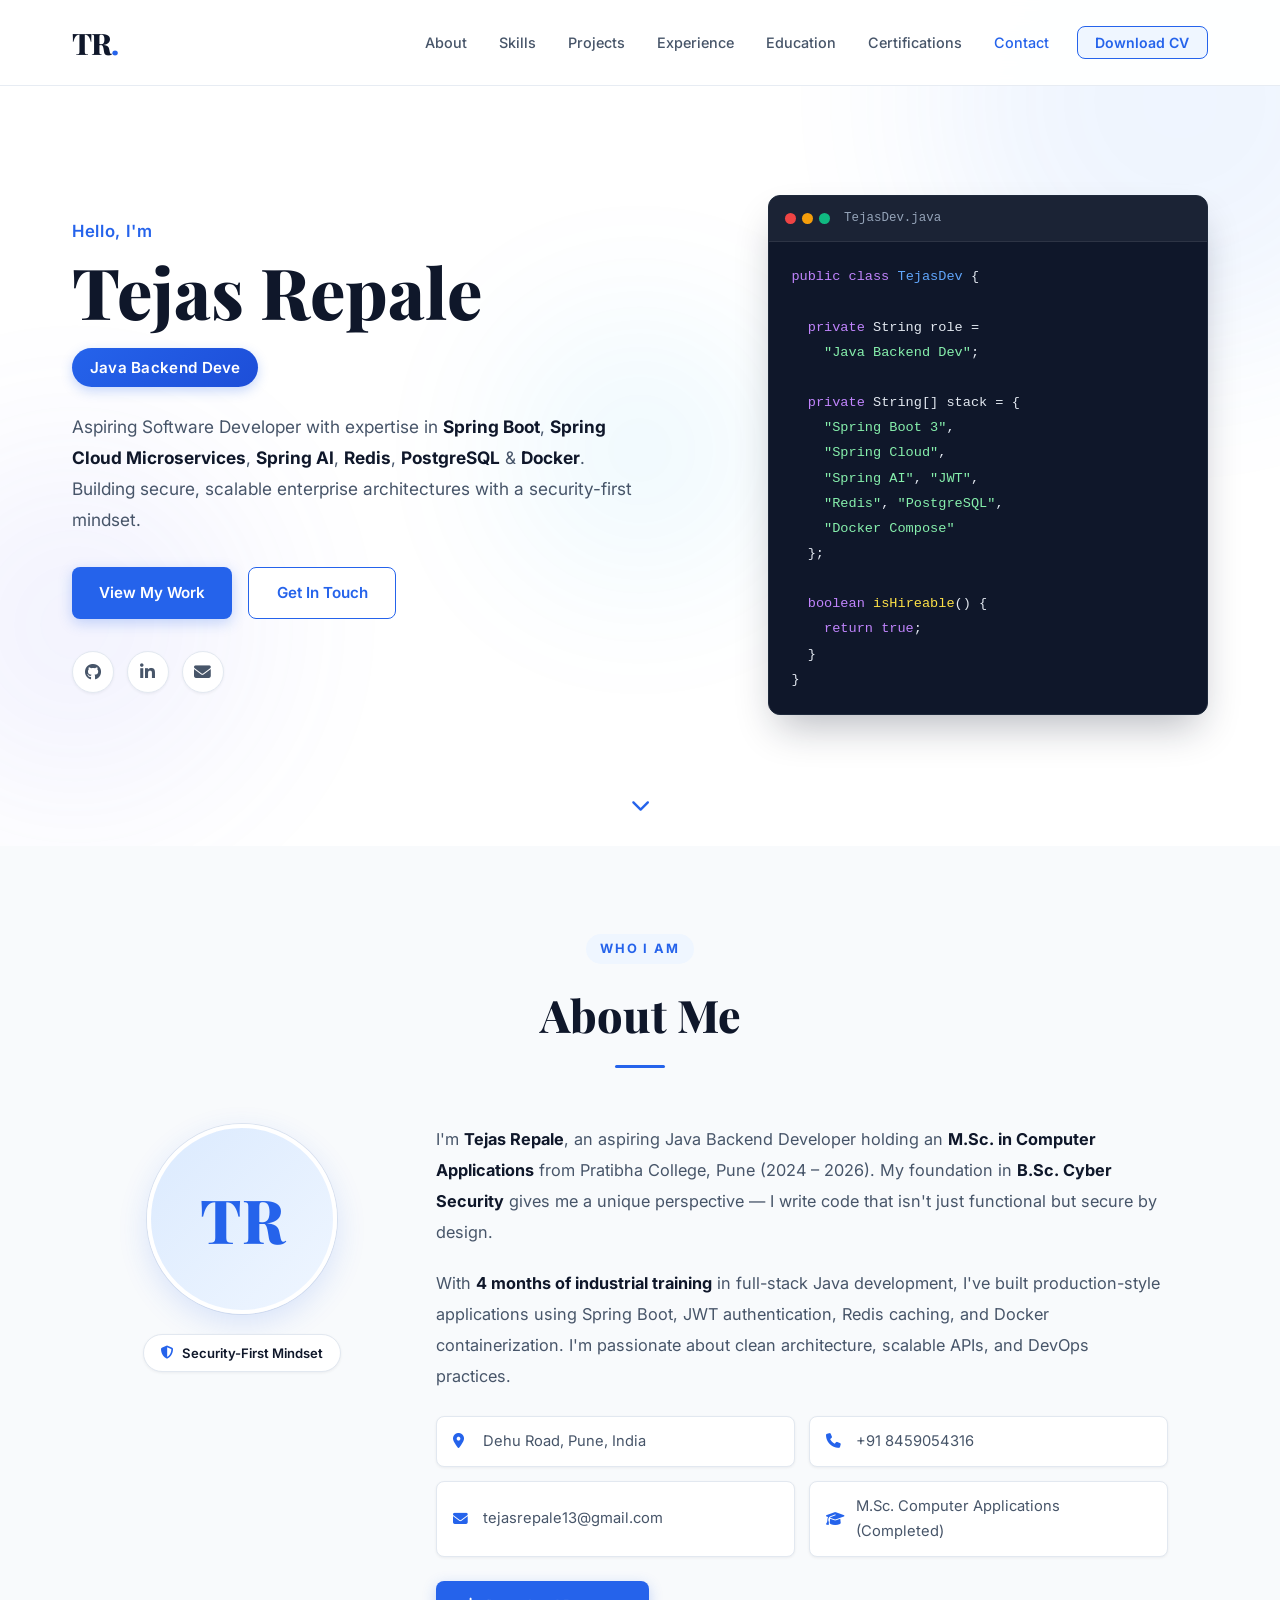
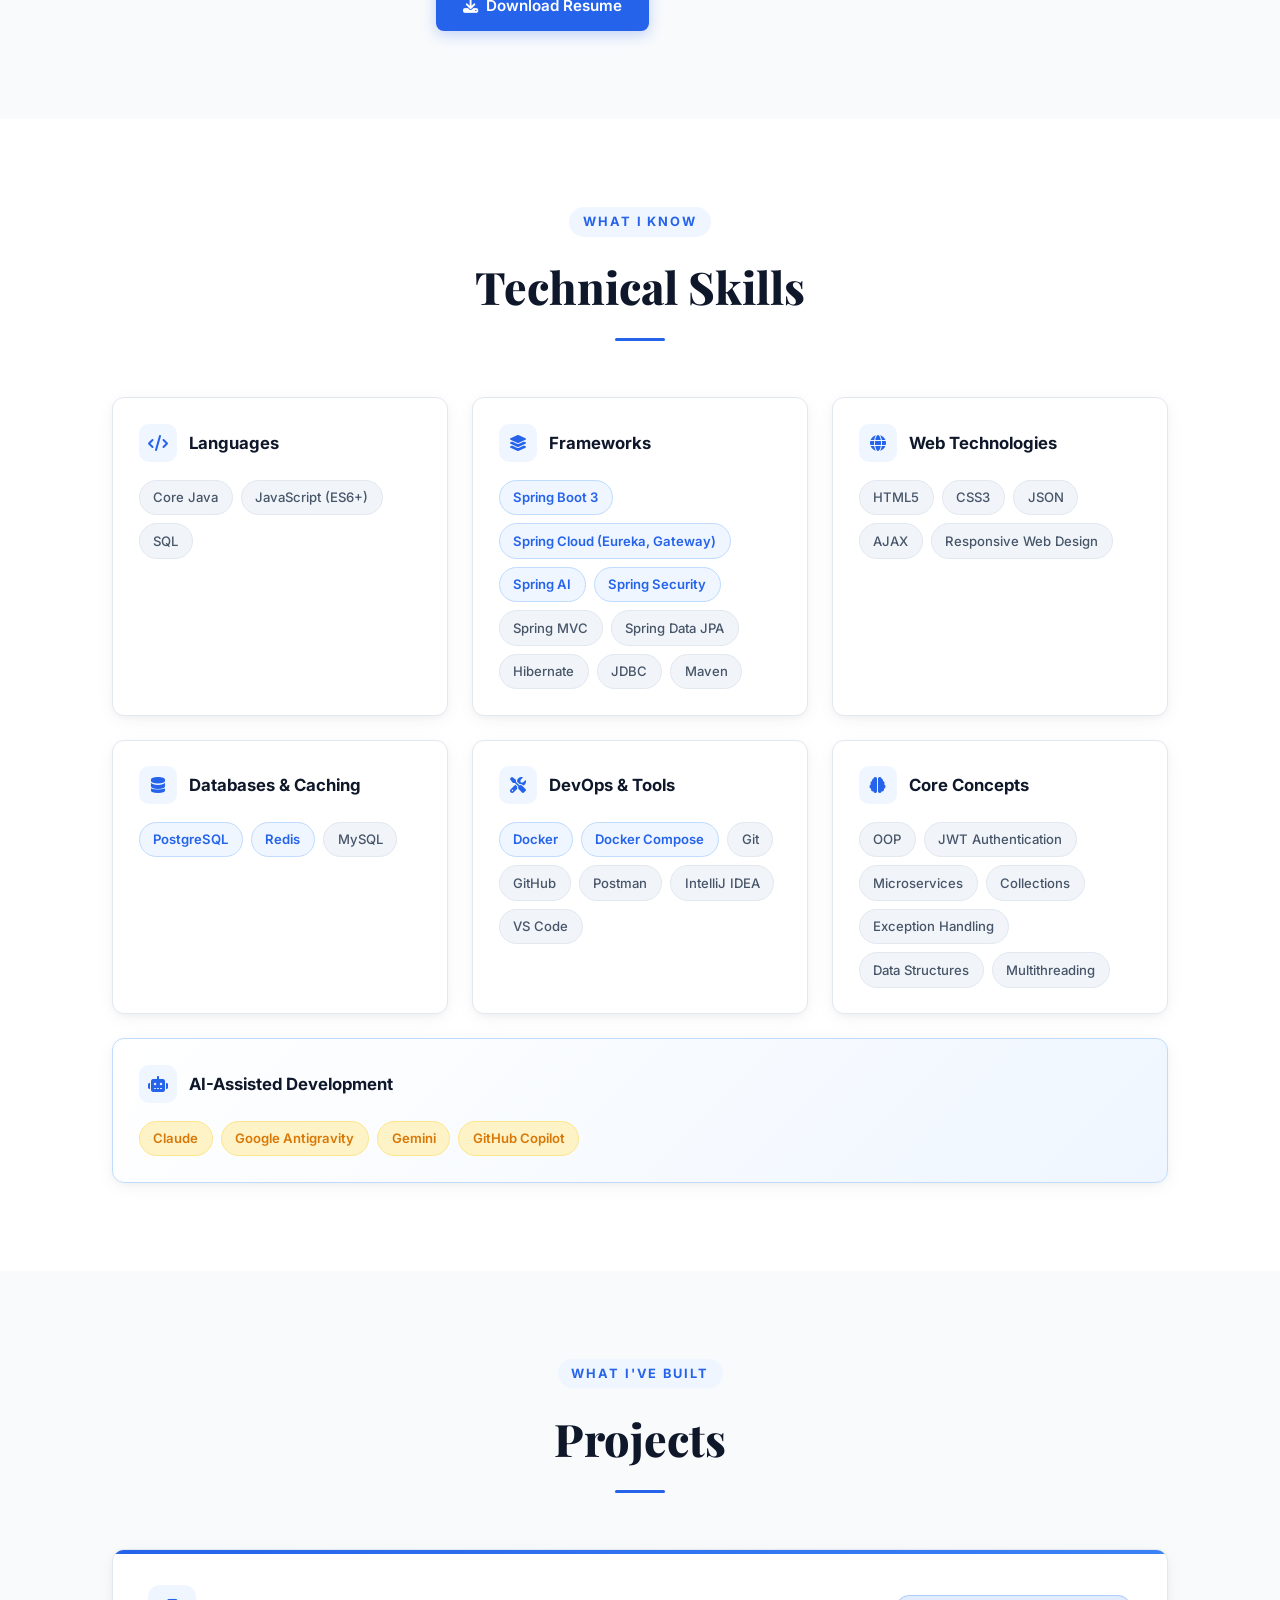
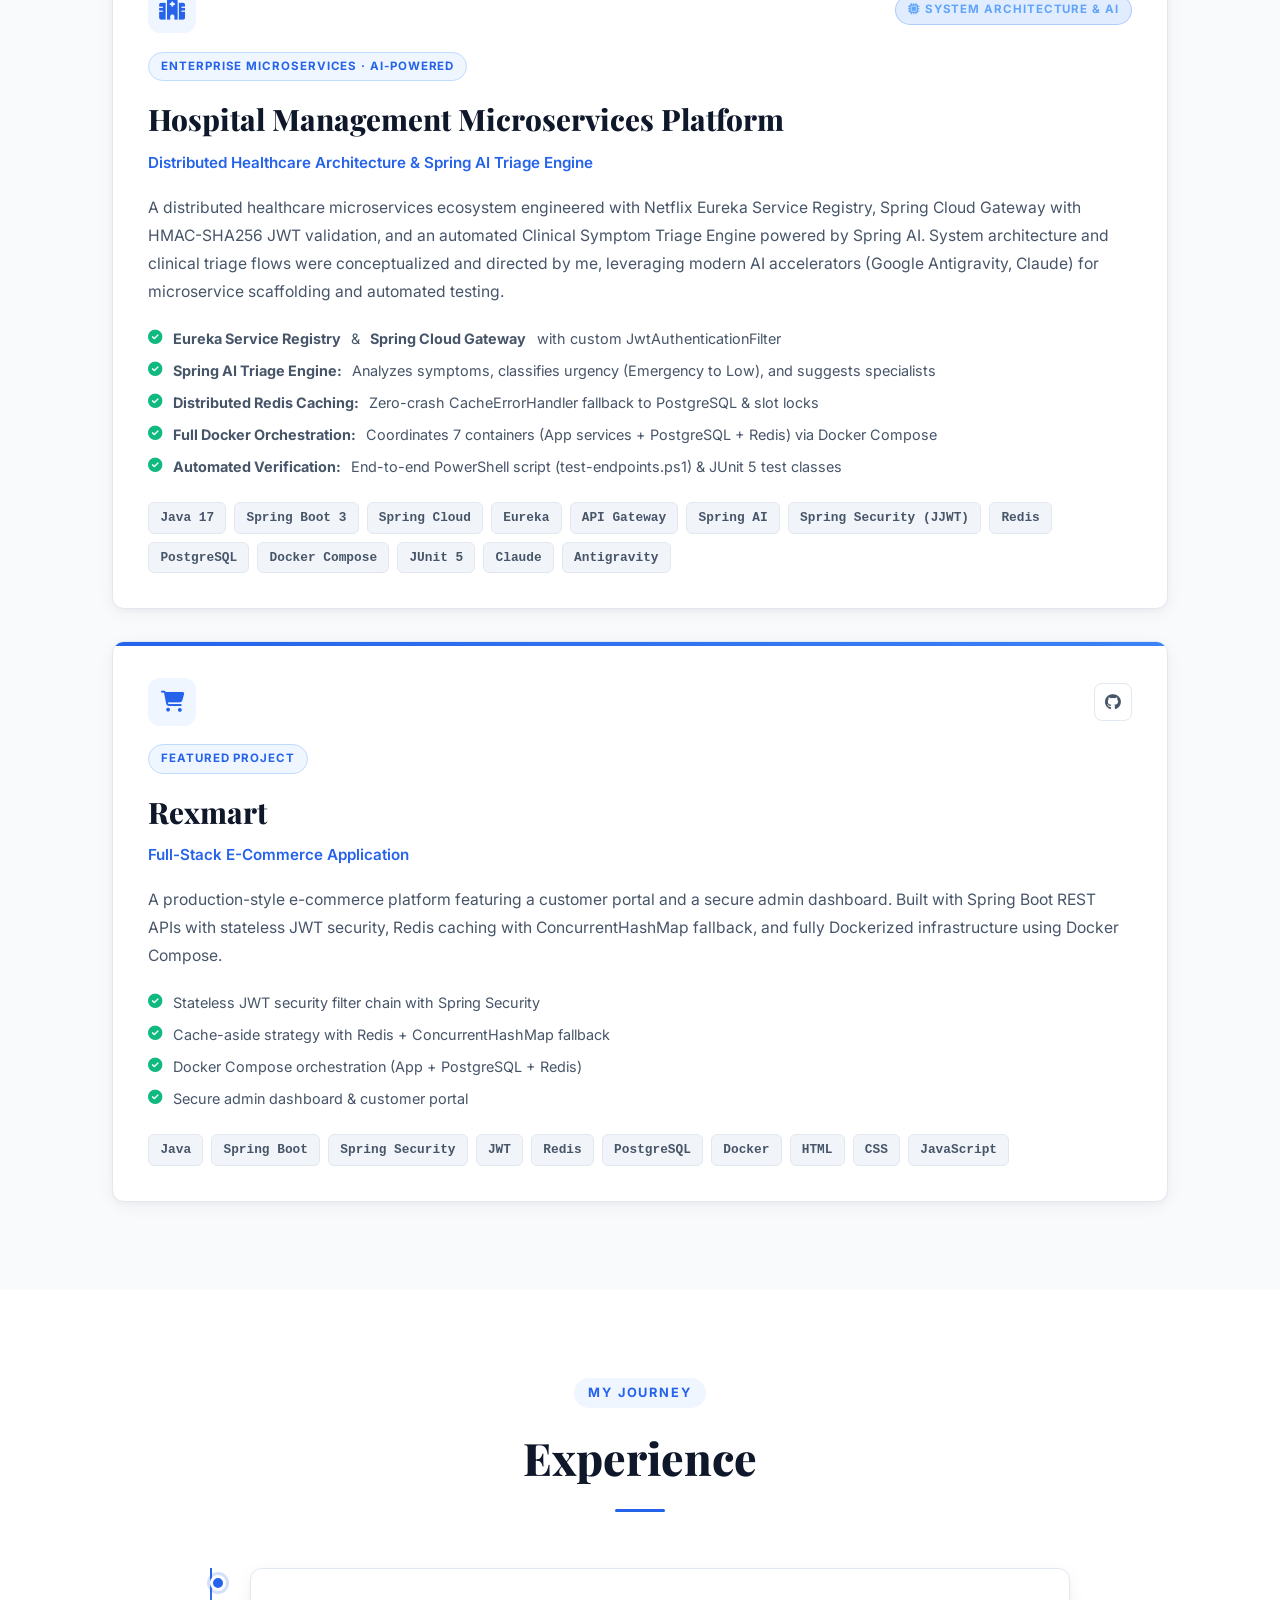
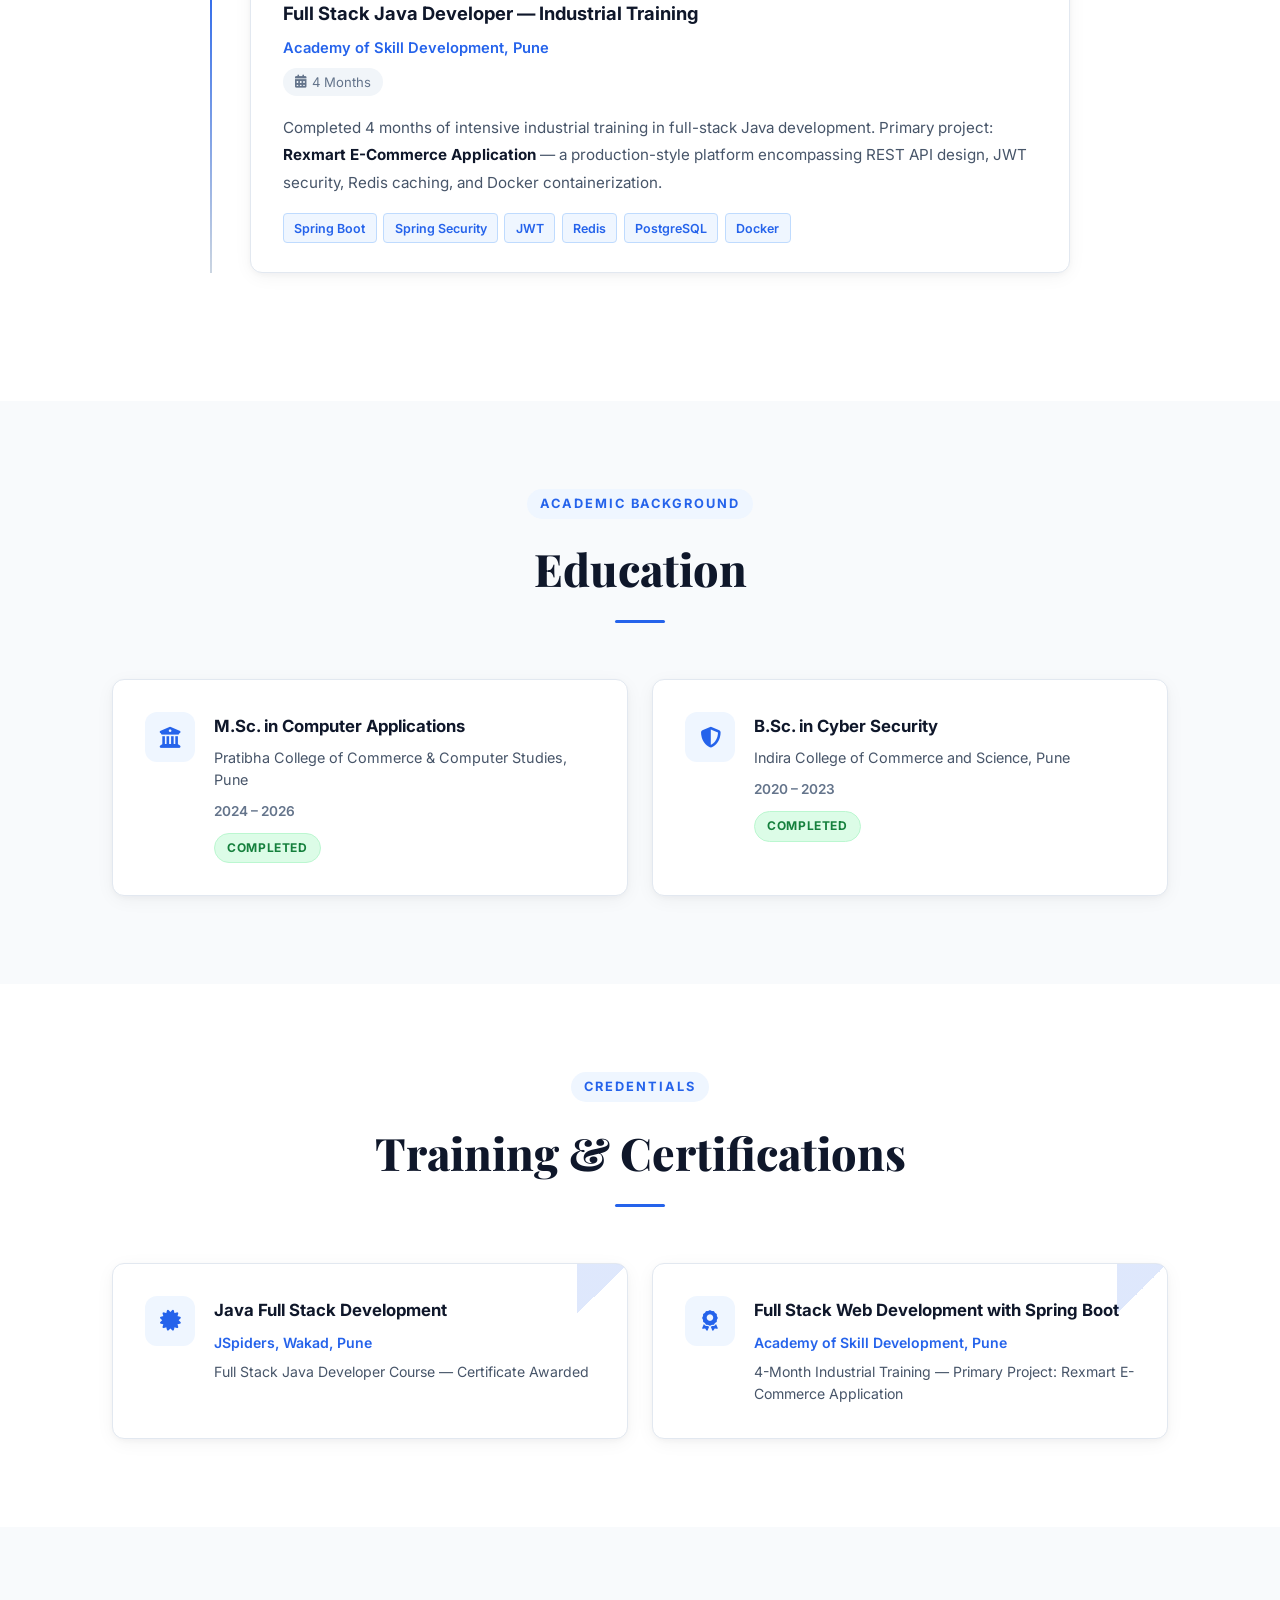
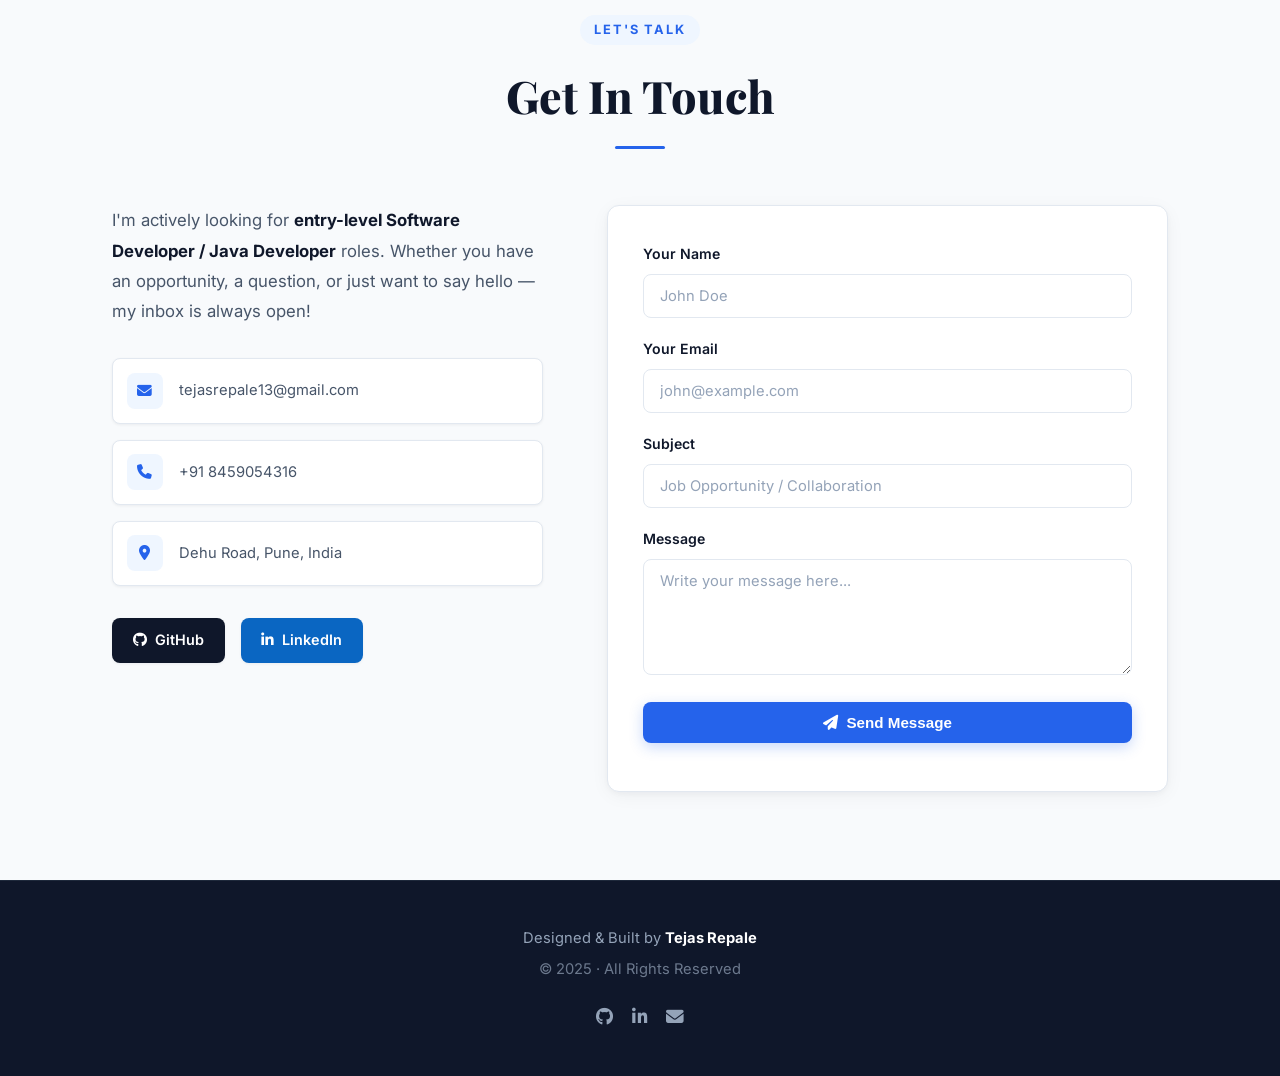
<file: index.html>
<!DOCTYPE html>
<html lang="en">
<head>
  <meta charset="UTF-8" />
  <meta name="viewport" content="width=device-width, initial-scale=1.0" />
  <title>Tejas Repale | Java Backend Developer</title>
  <link rel="stylesheet" href="style.css" />
  <link href="https://fonts.googleapis.com/css2?family=Inter:wght@300;400;500;600;700;800&family=Playfair+Display:wght@700;800&display=swap" rel="stylesheet" />
  <link rel="stylesheet" href="https://cdnjs.cloudflare.com/ajax/libs/font-awesome/6.5.0/css/all.min.css" />
</head>
<body>

  <!-- ===== NAVBAR ===== -->
  <nav class="navbar" id="navbar">
    <div class="nav-container">
      <a href="#hero" class="nav-logo">TR<span>.</span></a>
      <ul class="nav-links" id="navLinks">
        <li><a href="#about">About</a></li>
        <li><a href="#skills">Skills</a></li>
        <li><a href="#projects">Projects</a></li>
        <li><a href="#experience">Experience</a></li>
        <li><a href="#education">Education</a></li>
        <li><a href="#certifications">Certifications</a></li>
        <li><a href="#contact">Contact</a></li>
        <li><a href="Tejas_Repale_Developer.pdf" download class="btn-resume">Download CV</a></li>
      </ul>
      <button class="hamburger" id="hamburger" aria-label="Toggle menu">
        <span></span><span></span><span></span>
      </button>
    </div>
  </nav>

  <!-- ===== HERO ===== -->
  <section class="hero" id="hero">
    <div class="hero-bg-shapes">
      <div class="shape shape-1"></div>
      <div class="shape shape-2"></div>
      <div class="shape shape-3"></div>
    </div>
    <div class="hero-content">
      <p class="hero-greeting">Hello, I'm</p>
      <h1 class="hero-name">Tejas Repale</h1>
      <div class="hero-title-wrapper">
        <span class="hero-title-label">Java Backend Developer</span>
      </div>
      <p class="hero-desc">
        Aspiring Software Developer with expertise in <strong>Spring Boot</strong>, <strong>Spring Cloud Microservices</strong>,
        <strong>Spring AI</strong>, <strong>Redis</strong>, <strong>PostgreSQL</strong> & <strong>Docker</strong>. Building secure,
        scalable enterprise architectures with a security-first mindset.
      </p>
      <div class="hero-btns">
        <a href="#projects" class="btn btn-primary">View My Work</a>
        <a href="#contact" class="btn btn-outline">Get In Touch</a>
      </div>
      <div class="hero-socials">
        <a href="https://github.com/trpencyber" target="_blank" aria-label="GitHub"><i class="fab fa-github"></i></a>
        <a href="https://linkedin.com/in/tejas-repale-3239543a5" target="_blank" aria-label="LinkedIn"><i class="fab fa-linkedin-in"></i></a>
        <a href="mailto:tejasrepale13@gmail.com" aria-label="Email"><i class="fas fa-envelope"></i></a>
      </div>
    </div>
    <div class="hero-illustration">
      <div class="code-card">
        <div class="code-card-header">
          <span class="dot red"></span><span class="dot yellow"></span><span class="dot green"></span>
          <span class="code-filename">TejasDev.java</span>
        </div>
        <pre class="code-body"><span class="c-keyword">public class</span> <span class="c-class">TejasDev</span> {

  <span class="c-keyword">private</span> String role =
    <span class="c-string">"Java Backend Dev"</span>;

  <span class="c-keyword">private</span> String[] stack = {
    <span class="c-string">"Spring Boot 3"</span>,
    <span class="c-string">"Spring Cloud"</span>,
    <span class="c-string">"Spring AI"</span>, <span class="c-string">"JWT"</span>,
    <span class="c-string">"Redis"</span>, <span class="c-string">"PostgreSQL"</span>,
    <span class="c-string">"Docker Compose"</span>
  };

  <span class="c-keyword">boolean</span> <span class="c-method">isHireable</span>() {
    <span class="c-keyword">return true</span>;
  }
}</pre>
      </div>
    </div>
    <a href="#about" class="scroll-down">
      <i class="fas fa-chevron-down"></i>
    </a>
  </section>

  <!-- ===== ABOUT ===== -->
  <section class="section about" id="about">
    <div class="container">
      <div class="section-header">
        <span class="section-label">Who I Am</span>
        <h2 class="section-title">About Me</h2>
        <div class="section-line"></div>
      </div>
      <div class="about-grid">
        <div class="about-avatar-wrap">
          <div class="about-avatar">
            <span class="avatar-initials">TR</span>
          </div>
          <div class="about-badge"><i class="fas fa-shield-alt"></i> Security-First Mindset</div>
        </div>
        <div class="about-text">
          <p>
            I'm <strong>Tejas Repale</strong>, an aspiring Java Backend Developer holding an
            <strong>M.Sc. in Computer Applications</strong> from Pratibha College, Pune (2024 – 2026).
            My foundation in <strong>B.Sc. Cyber Security</strong> gives me a unique perspective — I write
            code that isn't just functional but secure by design.
          </p>
          <p>
            With <strong>4 months of industrial training</strong> in full-stack Java development, I've built
            production-style applications using Spring Boot, JWT authentication, Redis caching, and Docker
            containerization. I'm passionate about clean architecture, scalable APIs, and DevOps practices.
          </p>
          <div class="about-info-grid">
            <div class="info-item">
              <i class="fas fa-map-marker-alt"></i>
              <span>Dehu Road, Pune, India</span>
            </div>
            <div class="info-item">
              <i class="fas fa-phone"></i>
              <span>+91 8459054316</span>
            </div>
            <div class="info-item">
              <i class="fas fa-envelope"></i>
              <span>tejasrepale13@gmail.com</span>
            </div>
            <div class="info-item">
              <i class="fas fa-graduation-cap"></i>
              <span>M.Sc. Computer Applications (Completed)</span>
            </div>
          </div>
          <a href="Tejas_Repale_Developer.pdf" download class="btn btn-primary" style="margin-top:1.5rem;">
            <i class="fas fa-download"></i> Download Resume
          </a>
        </div>
      </div>
    </div>
  </section>

  <!-- ===== SKILLS ===== -->
  <section class="section skills" id="skills">
    <div class="container">
      <div class="section-header">
        <span class="section-label">What I Know</span>
        <h2 class="section-title">Technical Skills</h2>
        <div class="section-line"></div>
      </div>
      <div class="skills-grid">

        <div class="skill-category">
          <div class="skill-cat-header">
            <i class="fas fa-code"></i>
            <h3>Languages</h3>
          </div>
          <div class="skill-tags">
            <span class="skill-tag">Core Java</span>
            <span class="skill-tag">JavaScript (ES6+)</span>
            <span class="skill-tag">SQL</span>
          </div>
        </div>

        <div class="skill-category">
          <div class="skill-cat-header">
            <i class="fas fa-layer-group"></i>
            <h3>Frameworks</h3>
          </div>
          <div class="skill-tags">
            <span class="skill-tag primary">Spring Boot 3</span>
            <span class="skill-tag primary">Spring Cloud (Eureka, Gateway)</span>
            <span class="skill-tag primary">Spring AI</span>
            <span class="skill-tag primary">Spring Security</span>
            <span class="skill-tag">Spring MVC</span>
            <span class="skill-tag">Spring Data JPA</span>
            <span class="skill-tag">Hibernate</span>
            <span class="skill-tag">JDBC</span>
            <span class="skill-tag">Maven</span>
          </div>
        </div>

        <div class="skill-category">
          <div class="skill-cat-header">
            <i class="fas fa-globe"></i>
            <h3>Web Technologies</h3>
          </div>
          <div class="skill-tags">
            <span class="skill-tag">HTML5</span>
            <span class="skill-tag">CSS3</span>
            <span class="skill-tag">JSON</span>
            <span class="skill-tag">AJAX</span>
            <span class="skill-tag">Responsive Web Design</span>
          </div>
        </div>

        <div class="skill-category">
          <div class="skill-cat-header">
            <i class="fas fa-database"></i>
            <h3>Databases & Caching</h3>
          </div>
          <div class="skill-tags">
            <span class="skill-tag primary">PostgreSQL</span>
            <span class="skill-tag primary">Redis</span>
            <span class="skill-tag">MySQL</span>
          </div>
        </div>

        <div class="skill-category">
          <div class="skill-cat-header">
            <i class="fas fa-tools"></i>
            <h3>DevOps & Tools</h3>
          </div>
          <div class="skill-tags">
            <span class="skill-tag primary">Docker</span>
            <span class="skill-tag primary">Docker Compose</span>
            <span class="skill-tag">Git</span>
            <span class="skill-tag">GitHub</span>
            <span class="skill-tag">Postman</span>
            <span class="skill-tag">IntelliJ IDEA</span>
            <span class="skill-tag">VS Code</span>
          </div>
        </div>

        <div class="skill-category">
          <div class="skill-cat-header">
            <i class="fas fa-brain"></i>
            <h3>Core Concepts</h3>
          </div>
          <div class="skill-tags">
            <span class="skill-tag">OOP</span>
            <span class="skill-tag">JWT Authentication</span>
            <span class="skill-tag">Microservices</span>
            <span class="skill-tag">Collections</span>
            <span class="skill-tag">Exception Handling</span>
            <span class="skill-tag">Data Structures</span>
            <span class="skill-tag">Multithreading</span>
          </div>
        </div>

        <div class="skill-category skill-category--ai">
          <div class="skill-cat-header">
            <i class="fas fa-robot"></i>
            <h3>AI-Assisted Development</h3>
          </div>
          <div class="skill-tags">
            <span class="skill-tag gold">Claude</span>
            <span class="skill-tag gold">Google Antigravity</span>
            <span class="skill-tag gold">Gemini</span>
            <span class="skill-tag gold">GitHub Copilot</span>
          </div>
        </div>

      </div>
    </div>
  </section>

  <!-- ===== PROJECTS ===== -->
  <section class="section projects" id="projects">
    <div class="container">
      <div class="section-header">
        <span class="section-label">What I've Built</span>
        <h2 class="section-title">Projects</h2>
        <div class="section-line"></div>
      </div>
      <div class="projects-grid">

        <div class="project-card featured">
          <div class="project-card-top">
            <div class="project-icon"><i class="fas fa-hospital-alt"></i></div>
            <div class="project-links">
              <span class="project-badge" style="margin: 0; background: rgba(59, 130, 246, 0.15); color: #60a5fa; border-color: rgba(59, 130, 246, 0.3);">
                <i class="fas fa-microchip"></i> System Architecture & AI
              </span>
            </div>
          </div>
          <div class="project-badge">Enterprise Microservices · AI-Powered</div>
          <h3 class="project-title">Hospital Management Microservices Platform</h3>
          <p class="project-subtitle">Distributed Healthcare Architecture & Spring AI Triage Engine</p>
          <p class="project-desc">
            A distributed healthcare microservices ecosystem engineered with Netflix Eureka Service Registry,
            Spring Cloud Gateway with HMAC-SHA256 JWT validation, and an automated Clinical Symptom Triage Engine
            powered by Spring AI. System architecture and clinical triage flows were conceptualized and directed by me,
            leveraging modern AI accelerators (Google Antigravity, Claude) for microservice scaffolding and automated testing.
          </p>
          <ul class="project-highlights">
            <li><i class="fas fa-check-circle"></i> <strong>Eureka Service Registry</strong> & <strong>Spring Cloud Gateway</strong> with custom JwtAuthenticationFilter</li>
            <li><i class="fas fa-check-circle"></i> <strong>Spring AI Triage Engine:</strong> Analyzes symptoms, classifies urgency (Emergency to Low), and suggests specialists</li>
            <li><i class="fas fa-check-circle"></i> <strong>Distributed Redis Caching:</strong> Zero-crash CacheErrorHandler fallback to PostgreSQL & slot locks</li>
            <li><i class="fas fa-check-circle"></i> <strong>Full Docker Orchestration:</strong> Coordinates 7 containers (App services + PostgreSQL + Redis) via Docker Compose</li>
            <li><i class="fas fa-check-circle"></i> <strong>Automated Verification:</strong> End-to-end PowerShell script (test-endpoints.ps1) & JUnit 5 test classes</li>
          </ul>
          <div class="project-tech-tags">
            <span>Java 17</span><span>Spring Boot 3</span><span>Spring Cloud</span>
            <span>Eureka</span><span>API Gateway</span><span>Spring AI</span>
            <span>Spring Security (JJWT)</span><span>Redis</span><span>PostgreSQL</span>
            <span>Docker Compose</span><span>JUnit 5</span><span>Claude</span><span>Antigravity</span>
          </div>
        </div>

        <div class="project-card">
          <div class="project-card-top">
            <div class="project-icon"><i class="fas fa-shopping-cart"></i></div>
            <div class="project-links">
              <a href="https://github.com/trpencyber/Rexmart-Ecommerce-website" target="_blank" title="GitHub">
                <i class="fab fa-github"></i>
              </a>
            </div>
          </div>
          <div class="project-badge">Featured Project</div>
          <h3 class="project-title">Rexmart</h3>
          <p class="project-subtitle">Full-Stack E-Commerce Application</p>
          <p class="project-desc">
            A production-style e-commerce platform featuring a customer portal and a secure admin dashboard.
            Built with Spring Boot REST APIs with stateless JWT security, Redis caching with ConcurrentHashMap fallback,
            and fully Dockerized infrastructure using Docker Compose.
          </p>
          <ul class="project-highlights">
            <li><i class="fas fa-check-circle"></i> Stateless JWT security filter chain with Spring Security</li>
            <li><i class="fas fa-check-circle"></i> Cache-aside strategy with Redis + ConcurrentHashMap fallback</li>
            <li><i class="fas fa-check-circle"></i> Docker Compose orchestration (App + PostgreSQL + Redis)</li>
            <li><i class="fas fa-check-circle"></i> Secure admin dashboard & customer portal</li>
          </ul>
          <div class="project-tech-tags">
            <span>Java</span><span>Spring Boot</span><span>Spring Security</span>
            <span>JWT</span><span>Redis</span><span>PostgreSQL</span>
            <span>Docker</span><span>HTML</span><span>CSS</span><span>JavaScript</span>
          </div>
        </div>

      </div>
    </div>
  </section>

  <!-- ===== EXPERIENCE ===== -->
  <section class="section experience" id="experience">
    <div class="container">
      <div class="section-header">
        <span class="section-label">My Journey</span>
        <h2 class="section-title">Experience</h2>
        <div class="section-line"></div>
      </div>
      <div class="timeline">

        <div class="timeline-item">
          <div class="timeline-dot"></div>
          <div class="timeline-content">
            <div class="timeline-header">
              <h3>Full Stack Java Developer — Industrial Training</h3>
              <span class="timeline-company">Academy of Skill Development, Pune</span>
              <span class="timeline-date"><i class="fas fa-calendar-alt"></i> 4 Months</span>
            </div>
            <p class="timeline-desc">
              Completed 4 months of intensive industrial training in full-stack Java development.
              Primary project: <strong>Rexmart E-Commerce Application</strong> — a production-style platform
              encompassing REST API design, JWT security, Redis caching, and Docker containerization.
            </p>
            <div class="timeline-skills">
              <span>Spring Boot</span><span>Spring Security</span><span>JWT</span>
              <span>Redis</span><span>PostgreSQL</span><span>Docker</span>
            </div>
          </div>
        </div>

      </div>
    </div>
  </section>

  <!-- ===== EDUCATION ===== -->
  <section class="section education" id="education">
    <div class="container">
      <div class="section-header">
        <span class="section-label">Academic Background</span>
        <h2 class="section-title">Education</h2>
        <div class="section-line"></div>
      </div>
      <div class="education-grid">

        <div class="edu-card">
          <div class="edu-icon"><i class="fas fa-university"></i></div>
          <div class="edu-info">
            <h3>M.Sc. in Computer Applications</h3>
            <p class="edu-institute">Pratibha College of Commerce & Computer Studies, Pune</p>
            <span class="edu-year">2024 – 2026</span>
            <span class="edu-badge completed">Completed</span>
          </div>
        </div>

        <div class="edu-card">
          <div class="edu-icon"><i class="fas fa-shield-alt"></i></div>
          <div class="edu-info">
            <h3>B.Sc. in Cyber Security</h3>
            <p class="edu-institute">Indira College of Commerce and Science, Pune</p>
            <span class="edu-year">2020 – 2023</span>
            <span class="edu-badge completed">Completed</span>
          </div>
        </div>

      </div>
    </div>
  </section>

  <!-- ===== CERTIFICATIONS ===== -->
  <section class="section certifications" id="certifications">
    <div class="container">
      <div class="section-header">
        <span class="section-label">Credentials</span>
        <h2 class="section-title">Training & Certifications</h2>
        <div class="section-line"></div>
      </div>
      <div class="cert-grid">

        <div class="cert-card">
          <div class="cert-icon"><i class="fas fa-certificate"></i></div>
          <div class="cert-info">
            <h3>Java Full Stack Development</h3>
            <p class="cert-org">JSpiders, Wakad, Pune</p>
            <p class="cert-desc">Full Stack Java Developer Course — Certificate Awarded</p>
          </div>
          <div class="cert-ribbon"></div>
        </div>

        <div class="cert-card">
          <div class="cert-icon"><i class="fas fa-award"></i></div>
          <div class="cert-info">
            <h3>Full Stack Web Development with Spring Boot</h3>
            <p class="cert-org">Academy of Skill Development, Pune</p>
            <p class="cert-desc">4-Month Industrial Training — Primary Project: Rexmart E-Commerce Application</p>
          </div>
          <div class="cert-ribbon"></div>
        </div>

      </div>
    </div>
  </section>

  <!-- ===== CONTACT ===== -->
  <section class="section contact" id="contact">
    <div class="container">
      <div class="section-header">
        <span class="section-label">Let's Talk</span>
        <h2 class="section-title">Get In Touch</h2>
        <div class="section-line"></div>
      </div>
      <div class="contact-grid">
        <div class="contact-info">
          <p class="contact-intro">
            I'm actively looking for <strong>entry-level Software Developer / Java Developer</strong> roles.
            Whether you have an opportunity, a question, or just want to say hello — my inbox is always open!
          </p>
          <div class="contact-details">
            <a href="mailto:tejasrepale13@gmail.com" class="contact-item">
              <i class="fas fa-envelope"></i>
              <span>tejasrepale13@gmail.com</span>
            </a>
            <a href="tel:+918459054316" class="contact-item">
              <i class="fas fa-phone"></i>
              <span>+91 8459054316</span>
            </a>
            <div class="contact-item">
              <i class="fas fa-map-marker-alt"></i>
              <span>Dehu Road, Pune, India</span>
            </div>
          </div>
          <div class="contact-socials">
            <a href="https://github.com/trpencyber" target="_blank" class="social-btn github">
              <i class="fab fa-github"></i> GitHub
            </a>
            <a href="https://linkedin.com/in/tejas-repale-3239543a5" target="_blank" class="social-btn linkedin">
              <i class="fab fa-linkedin-in"></i> LinkedIn
            </a>
          </div>
        </div>
        <form class="contact-form" id="contactForm">
          <div class="form-group">
            <label for="name">Your Name</label>
            <input type="text" id="name" name="name" placeholder="John Doe" required />
          </div>
          <div class="form-group">
            <label for="email">Your Email</label>
            <input type="email" id="email" name="email" placeholder="john@example.com" required />
          </div>
          <div class="form-group">
            <label for="subject">Subject</label>
            <input type="text" id="subject" name="subject" placeholder="Job Opportunity / Collaboration" required />
          </div>
          <div class="form-group">
            <label for="message">Message</label>
            <textarea id="message" name="message" rows="5" placeholder="Write your message here..." required></textarea>
          </div>
          <button type="submit" class="btn btn-primary btn-full">
            <i class="fas fa-paper-plane"></i> Send Message
          </button>
          <p class="form-note" id="formNote"></p>
        </form>
      </div>
    </div>
  </section>

  <!-- ===== FOOTER ===== -->
  <footer class="footer">
    <div class="container">
      <p>Designed & Built by <strong>Tejas Repale</strong></p>
      <p class="footer-sub">© 2025 · All Rights Reserved</p>
      <div class="footer-socials">
        <a href="https://github.com/trpencyber" target="_blank"><i class="fab fa-github"></i></a>
        <a href="https://linkedin.com/in/tejas-repale-3239543a5" target="_blank"><i class="fab fa-linkedin-in"></i></a>
        <a href="mailto:tejasrepale13@gmail.com"><i class="fas fa-envelope"></i></a>
      </div>
    </div>
  </footer>

  <script src="script.js"></script>
</body>
</html>
</file>
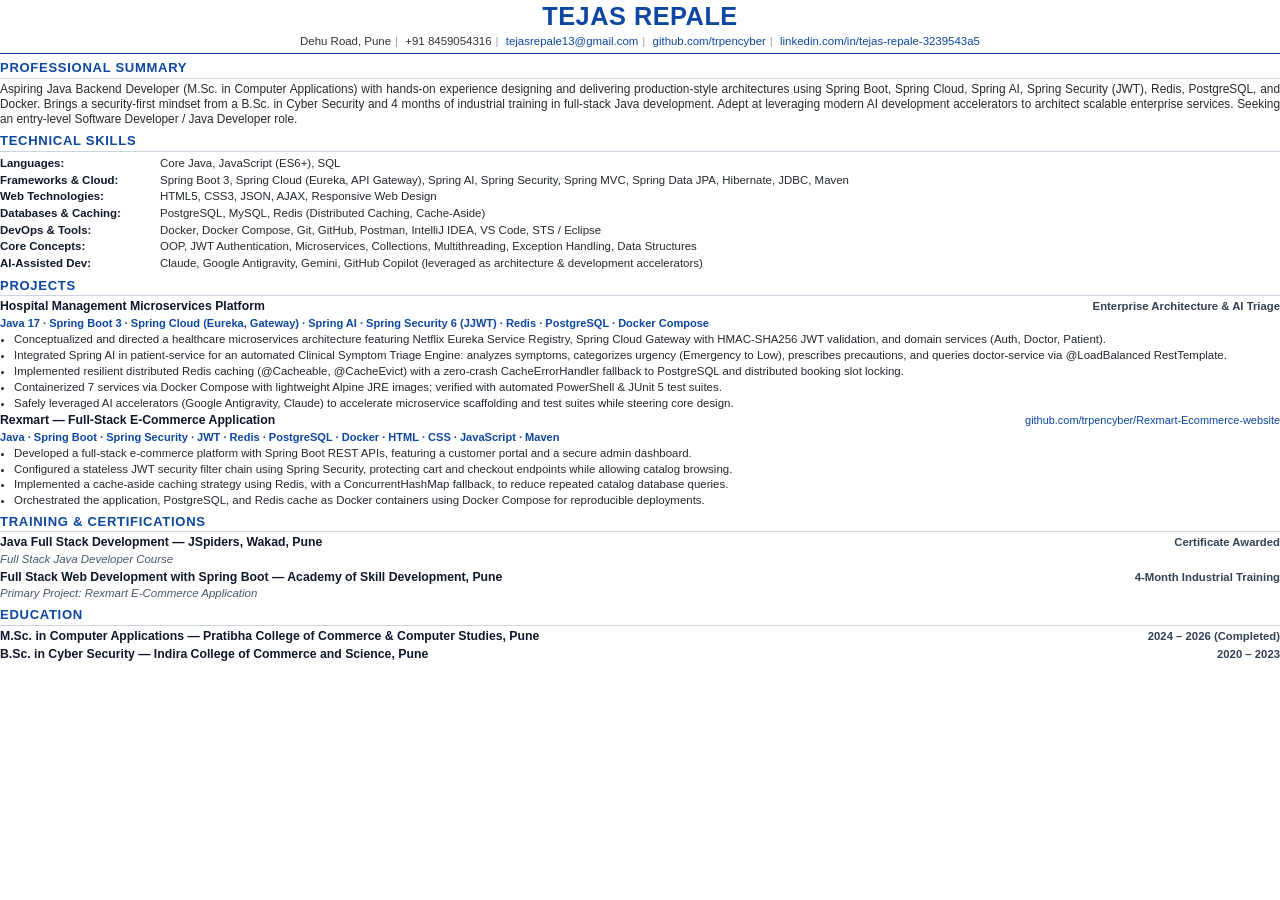
<file: resume.html>
<!DOCTYPE html>
<html lang="en">
<head>
  <meta charset="UTF-8" />
  <title>Tejas Repale - Resume</title>
  <style>
    @page {
      size: letter;
      margin: 0.32in 0.42in;
    }
    * {
      box-sizing: border-box;
      margin: 0;
      padding: 0;
    }
    body {
      font-family: -apple-system, BlinkMacSystemFont, "Segoe UI", Roboto, "Helvetica Neue", Arial, sans-serif;
      font-size: 9.1pt;
      line-height: 1.28;
      color: #1a1a1a;
      background: #ffffff;
    }
    a {
      color: #0d47a1;
      text-decoration: none;
    }
    .header {
      text-align: center;
      border-bottom: 1.5px solid #0d47a1;
      padding-bottom: 4px;
      margin-bottom: 6px;
    }
    .name {
      font-size: 19pt;
      font-weight: 700;
      letter-spacing: 0.5px;
      color: #0d47a1;
      text-transform: uppercase;
      margin-bottom: 2px;
    }
    .contact-info {
      font-size: 8.6pt;
      color: #333333;
    }
    .contact-info span {
      margin: 0 4px;
      color: #94a3b8;
    }
    .section {
      margin-bottom: 6px;
    }
    .section-title {
      font-size: 9.8pt;
      font-weight: 700;
      text-transform: uppercase;
      letter-spacing: 0.7px;
      color: #0d47a1;
      border-bottom: 1px solid #cbd5e1;
      padding-bottom: 1px;
      margin-bottom: 3px;
    }
    .summary-text {
      font-size: 8.9pt;
      color: #24292f;
      text-align: justify;
    }
    .skills-table {
      width: 100%;
      border-collapse: collapse;
      font-size: 8.6pt;
    }
    .skills-table td {
      padding: 1px 0;
      vertical-align: top;
    }
    .skill-cat {
      font-weight: 700;
      color: #0f172a;
      width: 160px;
      white-space: nowrap;
    }
    .skill-val {
      color: #24292f;
    }
    .item-header {
      display: flex;
      justify-content: space-between;
      align-items: baseline;
      margin-top: 3px;
      margin-bottom: 1px;
    }
    .item-title {
      font-weight: 700;
      font-size: 9.2pt;
      color: #0f172a;
    }
    .item-subtitle {
      font-style: italic;
      font-size: 8.6pt;
      color: #475569;
    }
    .item-date {
      font-size: 8.5pt;
      font-weight: 600;
      color: #334155;
      text-align: right;
      white-space: nowrap;
    }
    .tech-stack {
      font-size: 8.3pt;
      font-weight: 600;
      color: #0d47a1;
      margin-bottom: 2px;
    }
    .project-link {
      font-size: 8.2pt;
      color: #0d47a1;
      margin-left: 6px;
      font-weight: normal;
    }
    ul.bullet-list {
      margin-left: 14px;
      margin-bottom: 3px;
    }
    ul.bullet-list li {
      font-size: 8.6pt;
      color: #24292f;
      margin-bottom: 1.5px;
      line-height: 1.25;
      text-align: justify;
    }
    .edu-item, .cert-item {
      margin-bottom: 2px;
    }
  </style>
</head>
<body>

  <!-- HEADER -->
  <header class="header">
    <h1 class="name">Tejas Repale</h1>
    <div class="contact-info">
      Dehu Road, Pune<span>|</span>
      +91 8459054316<span>|</span>
      <a href="mailto:tejasrepale13@gmail.com">tejasrepale13@gmail.com</a><span>|</span>
      <a href="https://github.com/trpencyber" target="_blank">github.com/trpencyber</a><span>|</span>
      <a href="https://linkedin.com/in/tejas-repale-3239543a5" target="_blank">linkedin.com/in/tejas-repale-3239543a5</a>
    </div>
  </header>

  <!-- PROFESSIONAL SUMMARY -->
  <section class="section">
    <h2 class="section-title">Professional Summary</h2>
    <p class="summary-text">
      Aspiring Java Backend Developer (M.Sc. in Computer Applications) with hands-on experience designing and delivering production-style architectures using Spring Boot, Spring Cloud, Spring AI, Spring Security (JWT), Redis, PostgreSQL, and Docker. Brings a security-first mindset from a B.Sc. in Cyber Security and 4 months of industrial training in full-stack Java development. Adept at leveraging modern AI development accelerators to architect scalable enterprise services. Seeking an entry-level Software Developer / Java Developer role.
    </p>
  </section>

  <!-- TECHNICAL SKILLS -->
  <section class="section">
    <h2 class="section-title">Technical Skills</h2>
    <table class="skills-table">
      <tr>
        <td class="skill-cat">Languages:</td>
        <td class="skill-val">Core Java, JavaScript (ES6+), SQL</td>
      </tr>
      <tr>
        <td class="skill-cat">Frameworks & Cloud:</td>
        <td class="skill-val">Spring Boot 3, Spring Cloud (Eureka, API Gateway), Spring AI, Spring Security, Spring MVC, Spring Data JPA, Hibernate, JDBC, Maven</td>
      </tr>
      <tr>
        <td class="skill-cat">Web Technologies:</td>
        <td class="skill-val">HTML5, CSS3, JSON, AJAX, Responsive Web Design</td>
      </tr>
      <tr>
        <td class="skill-cat">Databases & Caching:</td>
        <td class="skill-val">PostgreSQL, MySQL, Redis (Distributed Caching, Cache-Aside)</td>
      </tr>
      <tr>
        <td class="skill-cat">DevOps & Tools:</td>
        <td class="skill-val">Docker, Docker Compose, Git, GitHub, Postman, IntelliJ IDEA, VS Code, STS / Eclipse</td>
      </tr>
      <tr>
        <td class="skill-cat">Core Concepts:</td>
        <td class="skill-val">OOP, JWT Authentication, Microservices, Collections, Multithreading, Exception Handling, Data Structures</td>
      </tr>
      <tr>
        <td class="skill-cat">AI-Assisted Dev:</td>
        <td class="skill-val">Claude, Google Antigravity, Gemini, GitHub Copilot (leveraged as architecture & development accelerators)</td>
      </tr>
    </table>
  </section>

  <!-- PROJECTS -->
  <section class="section">
    <h2 class="section-title">Projects</h2>

    <!-- Project 1 -->
    <div>
      <div class="item-header">
        <span class="item-title">Hospital Management Microservices Platform</span>
        <span class="item-date">Enterprise Architecture & AI Triage</span>
      </div>
      <div class="tech-stack">
        Java 17 · Spring Boot 3 · Spring Cloud (Eureka, Gateway) · Spring AI · Spring Security 6 (JJWT) · Redis · PostgreSQL · Docker Compose
      </div>
      <ul class="bullet-list">
        <li>Conceptualized and directed a healthcare microservices architecture featuring Netflix Eureka Service Registry, Spring Cloud Gateway with HMAC-SHA256 JWT validation, and domain services (Auth, Doctor, Patient).</li>
        <li>Integrated Spring AI in patient-service for an automated Clinical Symptom Triage Engine: analyzes symptoms, categorizes urgency (Emergency to Low), prescribes precautions, and queries doctor-service via @LoadBalanced RestTemplate.</li>
        <li>Implemented resilient distributed Redis caching (@Cacheable, @CacheEvict) with a zero-crash CacheErrorHandler fallback to PostgreSQL and distributed booking slot locking.</li>
        <li>Containerized 7 services via Docker Compose with lightweight Alpine JRE images; verified with automated PowerShell & JUnit 5 test suites.</li>
        <li>Safely leveraged AI accelerators (Google Antigravity, Claude) to accelerate microservice scaffolding and test suites while steering core design.</li>
      </ul>
    </div>

    <!-- Project 2 -->
    <div style="margin-top: 3px;">
      <div class="item-header">
        <span class="item-title">Rexmart — Full-Stack E-Commerce Application</span>
        <span class="item-date"><a class="project-link" href="https://github.com/trpencyber/Rexmart-Ecommerce-website" target="_blank">github.com/trpencyber/Rexmart-Ecommerce-website</a></span>
      </div>
      <div class="tech-stack">
        Java · Spring Boot · Spring Security · JWT · Redis · PostgreSQL · Docker · HTML · CSS · JavaScript · Maven
      </div>
      <ul class="bullet-list">
        <li>Developed a full-stack e-commerce platform with Spring Boot REST APIs, featuring a customer portal and a secure admin dashboard.</li>
        <li>Configured a stateless JWT security filter chain using Spring Security, protecting cart and checkout endpoints while allowing catalog browsing.</li>
        <li>Implemented a cache-aside caching strategy using Redis, with a ConcurrentHashMap fallback, to reduce repeated catalog database queries.</li>
        <li>Orchestrated the application, PostgreSQL, and Redis cache as Docker containers using Docker Compose for reproducible deployments.</li>
      </ul>
    </div>
  </section>

  <!-- TRAINING & CERTIFICATIONS -->
  <section class="section">
    <h2 class="section-title">Training & Certifications</h2>
    <div class="cert-item">
      <div class="item-header">
        <span class="item-title">Java Full Stack Development — JSpiders, Wakad, Pune</span>
        <span class="item-date">Certificate Awarded</span>
      </div>
      <div class="item-subtitle">Full Stack Java Developer Course</div>
    </div>
    <div class="cert-item">
      <div class="item-header">
        <span class="item-title">Full Stack Web Development with Spring Boot — Academy of Skill Development, Pune</span>
        <span class="item-date">4-Month Industrial Training</span>
      </div>
      <div class="item-subtitle">Primary Project: Rexmart E-Commerce Application</div>
    </div>
  </section>

  <!-- EDUCATION -->
  <section class="section">
    <h2 class="section-title">Education</h2>
    <div class="edu-item">
      <div class="item-header">
        <span class="item-title">M.Sc. in Computer Applications — Pratibha College of Commerce & Computer Studies, Pune</span>
        <span class="item-date">2024 – 2026 (Completed)</span>
      </div>
    </div>
    <div class="edu-item">
      <div class="item-header">
        <span class="item-title">B.Sc. in Cyber Security — Indira College of Commerce and Science, Pune</span>
        <span class="item-date">2020 – 2023</span>
      </div>
    </div>
  </section>

</body>
</html>
</file>
<file: style.css>
/* ===== ROOT VARIABLES (Modern Clean Light) ===== */
:root {
  --bg-main: #ffffff;
  --bg-alt: #f8fafc;
  --bg-card: #ffffff;
  --primary: #2563eb;
  --primary-hover: #1d4ed8;
  --primary-light: #eff6ff;
  --primary-border: #bfdbfe;
  --accent-gold: #d97706;
  --accent-gold-bg: #fef3c7;
  --text-primary: #0f172a;
  --text-secondary: #475569;
  --text-muted: #64748b;
  --border: #e2e8f0;
  --border-focus: #93c5fd;
  --shadow-sm: 0 1px 3px rgba(15, 23, 42, 0.06);
  --shadow-md: 0 4px 20px -2px rgba(15, 23, 42, 0.06), 0 2px 6px -1px rgba(15, 23, 42, 0.04);
  --shadow-hover: 0 16px 36px -4px rgba(37, 99, 235, 0.12), 0 4px 12px -2px rgba(15, 23, 42, 0.06);
  --radius: 12px;
  --transition: all 0.25s cubic-bezier(0.4, 0, 0.2, 1);
  --font-body: 'Inter', -apple-system, BlinkMacSystemFont, "Segoe UI", Roboto, sans-serif;
  --font-heading: 'Playfair Display', Georgia, serif;
}

/* ===== RESET & BASE ===== */
*, *::before, *::after { box-sizing: border-box; margin: 0; padding: 0; }
html { scroll-behavior: smooth; }
body {
  font-family: var(--font-body);
  background-color: var(--bg-main);
  color: var(--text-primary);
  line-height: 1.7;
  overflow-x: hidden;
  -webkit-font-smoothing: antialiased;
}
a { text-decoration: none; color: inherit; }
ul { list-style: none; }
img { max-width: 100%; }

/* ===== SCROLLBAR ===== */
::-webkit-scrollbar { width: 8px; }
::-webkit-scrollbar-track { background: var(--bg-alt); }
::-webkit-scrollbar-thumb { background: #cbd5e1; border-radius: 10px; }
::-webkit-scrollbar-thumb:hover { background: #94a3b8; }

/* ===== CONTAINER ===== */
.container {
  max-width: 1120px;
  margin: 0 auto;
  padding: 0 2rem;
}

/* ===== NAVBAR ===== */
.navbar {
  position: fixed;
  top: 0; left: 0; right: 0;
  z-index: 1000;
  padding: 1.1rem 0;
  background: rgba(255, 255, 255, 0.92);
  backdrop-filter: blur(14px);
  -webkit-backdrop-filter: blur(14px);
  border-bottom: 1px solid rgba(226, 232, 240, 0.8);
  transition: var(--transition);
}
.navbar.scrolled {
  padding: 0.8rem 0;
  background: rgba(255, 255, 255, 0.98);
  box-shadow: 0 4px 20px rgba(15, 23, 42, 0.05);
}
.nav-container {
  max-width: 1200px;
  margin: 0 auto;
  padding: 0 2rem;
  display: flex;
  align-items: center;
  justify-content: space-between;
}
.nav-logo {
  font-family: var(--font-heading);
  font-size: 1.85rem;
  font-weight: 800;
  color: var(--text-primary);
  letter-spacing: -1px;
}
.nav-logo span { color: var(--primary); }
.nav-links {
  display: flex;
  align-items: center;
  gap: 0.3rem;
}
.nav-links a {
  padding: 0.5rem 0.85rem;
  font-size: 0.9rem;
  font-weight: 500;
  color: var(--text-secondary);
  border-radius: 6px;
  transition: var(--transition);
}
.nav-links a:hover {
  color: var(--primary);
  background: var(--primary-light);
}
.nav-links .btn-resume {
  background: var(--primary-light);
  border: 1.5px solid var(--primary);
  color: var(--primary);
  padding: 0.45rem 1.1rem;
  border-radius: 8px;
  font-size: 0.88rem;
  font-weight: 600;
  margin-left: 0.6rem;
  transition: var(--transition);
}
.nav-links .btn-resume:hover {
  background: var(--primary);
  color: #ffffff;
  transform: translateY(-1px);
  box-shadow: 0 4px 14px rgba(37, 99, 235, 0.25);
}
.hamburger {
  display: none;
  flex-direction: column;
  gap: 5px;
  background: none;
  border: none;
  cursor: pointer;
  padding: 4px;
}
.hamburger span {
  display: block;
  width: 24px;
  height: 2px;
  background: var(--text-primary);
  border-radius: 2px;
  transition: var(--transition);
}

/* ===== BUTTONS ===== */
.btn {
  display: inline-flex;
  align-items: center;
  gap: 0.5rem;
  padding: 0.75rem 1.7rem;
  border-radius: 8px;
  font-size: 0.95rem;
  font-weight: 600;
  cursor: pointer;
  border: none;
  transition: var(--transition);
  text-decoration: none;
}
.btn-primary {
  background: var(--primary);
  color: #ffffff;
  box-shadow: 0 4px 14px rgba(37, 99, 235, 0.25);
}
.btn-primary:hover {
  background: var(--primary-hover);
  transform: translateY(-2px);
  box-shadow: 0 8px 24px rgba(37, 99, 235, 0.35);
}
.btn-outline {
  background: #ffffff;
  color: var(--primary);
  border: 1.5px solid var(--primary);
}
.btn-outline:hover {
  background: var(--primary-light);
  transform: translateY(-2px);
}
.btn-full { width: 100%; justify-content: center; }

/* ===== SECTION COMMON ===== */
.section {
  padding: 5.5rem 0;
}
.section-header {
  text-align: center;
  margin-bottom: 3.5rem;
}
.section-label {
  display: inline-block;
  font-size: 0.8rem;
  font-weight: 700;
  letter-spacing: 0.15em;
  text-transform: uppercase;
  color: var(--primary);
  background: var(--primary-light);
  padding: 0.25rem 0.85rem;
  border-radius: 50px;
  margin-bottom: 0.8rem;
}
.section-title {
  font-family: var(--font-heading);
  font-size: clamp(2.1rem, 4vw, 2.8rem);
  font-weight: 800;
  color: var(--text-primary);
  margin-bottom: 0.8rem;
}
.section-line {
  width: 50px;
  height: 3px;
  background: var(--primary);
  margin: 0 auto;
  border-radius: 2px;
}

/* ===== HERO ===== */
.hero {
  min-height: 94vh;
  display: flex;
  align-items: center;
  justify-content: space-between;
  padding: 8rem 2rem 4rem;
  max-width: 1200px;
  margin: 0 auto;
  position: relative;
  gap: 3rem;
}
.hero-bg-shapes {
  position: fixed;
  inset: 0;
  pointer-events: none;
  z-index: -1;
  overflow: hidden;
}
.shape {
  position: absolute;
  border-radius: 50%;
  filter: blur(90px);
  opacity: 0.08;
}
.shape-1 {
  width: 500px; height: 500px;
  background: #3b82f6;
  top: -150px; right: -150px;
}
.shape-2 {
  width: 350px; height: 350px;
  background: #6366f1;
  bottom: 100px; left: -100px;
}
.shape-3 {
  width: 250px; height: 250px;
  background: #0ea5e9;
  top: 50%; left: 50%;
  transform: translate(-50%, -50%);
}
.hero-content {
  flex: 1;
  max-width: 580px;
}
.hero-greeting {
  font-size: 1.05rem;
  color: var(--primary);
  font-weight: 600;
  margin-bottom: 0.5rem;
  letter-spacing: 0.04em;
}
.hero-name {
  font-family: var(--font-heading);
  font-size: clamp(2.8rem, 6vw, 4.4rem);
  font-weight: 800;
  color: var(--text-primary);
  line-height: 1.1;
  margin-bottom: 1.1rem;
}
.hero-title-wrapper {
  display: inline-flex;
  margin-bottom: 1.5rem;
}
.hero-title-label {
  background: linear-gradient(135deg, #2563eb, #1d4ed8);
  color: #ffffff;
  font-weight: 600;
  font-size: 0.95rem;
  padding: 0.4rem 1.1rem;
  border-radius: 50px;
  letter-spacing: 0.02em;
  box-shadow: 0 4px 12px rgba(37, 99, 235, 0.25);
}
.hero-desc {
  font-size: 1.08rem;
  color: var(--text-secondary);
  margin-bottom: 2rem;
  line-height: 1.8;
}
.hero-desc strong { color: var(--text-primary); }
.hero-btns {
  display: flex;
  gap: 1rem;
  flex-wrap: wrap;
  margin-bottom: 2rem;
}
.hero-socials {
  display: flex;
  gap: 0.8rem;
}
.hero-socials a {
  width: 42px; height: 42px;
  border-radius: 50%;
  border: 1px solid var(--border);
  background: #ffffff;
  display: flex;
  align-items: center;
  justify-content: center;
  color: var(--text-secondary);
  font-size: 1.05rem;
  box-shadow: var(--shadow-sm);
  transition: var(--transition);
}
.hero-socials a:hover {
  border-color: var(--primary);
  color: var(--primary);
  background: var(--primary-light);
  transform: translateY(-2px);
}
.hero-illustration {
  flex: 1;
  display: flex;
  justify-content: center;
  align-items: center;
  max-width: 440px;
}
.code-card {
  background: #0f172a;
  border: 1px solid #1e293b;
  border-radius: var(--radius);
  overflow: hidden;
  width: 100%;
  box-shadow: 0 20px 40px -10px rgba(15, 23, 42, 0.3), 0 0 0 1px rgba(255, 255, 255, 0.05);
  animation: float 4s ease-in-out infinite;
}
@keyframes float {
  0%, 100% { transform: translateY(0); }
  50% { transform: translateY(-10px); }
}
.code-card-header {
  display: flex;
  align-items: center;
  gap: 6px;
  padding: 0.75rem 1rem;
  background: rgba(255, 255, 255, 0.05);
  border-bottom: 1px solid rgba(255, 255, 255, 0.08);
}
.dot {
  width: 11px; height: 11px;
  border-radius: 50%;
}
.dot.red { background: #ef4444; }
.dot.yellow { background: #f59e0b; }
.dot.green { background: #10b981; }
.code-filename {
  margin-left: 0.5rem;
  font-size: 0.78rem;
  color: #94a3b8;
  font-family: 'Courier New', monospace;
}
.code-body {
  padding: 1.4rem;
  font-family: 'Consolas', 'Courier New', Courier, monospace;
  font-size: 0.85rem;
  line-height: 1.85;
  white-space: pre;
  overflow-x: auto;
  color: #e2e8f0;
}
.c-keyword { color: #c084fc; }
.c-class { color: #60a5fa; }
.c-string { color: #86efac; }
.c-method { color: #fde047; }
.scroll-down {
  position: absolute;
  bottom: 1.5rem;
  left: 50%;
  transform: translateX(-50%);
  color: var(--primary);
  font-size: 1.2rem;
  animation: bounce 2s ease-in-out infinite;
}
@keyframes bounce {
  0%, 100% { transform: translateX(-50%) translateY(0); }
  50% { transform: translateX(-50%) translateY(6px); }
}

/* ===== ABOUT ===== */
.about { background: var(--bg-alt); }
.about-grid {
  display: grid;
  grid-template-columns: 260px 1fr;
  gap: 4rem;
  align-items: start;
}
.about-avatar-wrap {
  display: flex;
  flex-direction: column;
  align-items: center;
  gap: 1.2rem;
}
.about-avatar {
  width: 190px; height: 190px;
  border-radius: 50%;
  background: linear-gradient(135deg, #dbeafe, #eff6ff);
  border: 4px solid #ffffff;
  display: flex;
  align-items: center;
  justify-content: center;
  box-shadow: 0 10px 30px rgba(37, 99, 235, 0.15), 0 0 0 1px var(--border);
}
.avatar-initials {
  font-family: var(--font-heading);
  font-size: 3.8rem;
  font-weight: 800;
  color: var(--primary);
  line-height: 1;
}
.about-badge {
  background: #ffffff;
  border: 1px solid var(--border);
  color: var(--text-primary);
  padding: 0.45rem 1.1rem;
  border-radius: 50px;
  font-size: 0.82rem;
  font-weight: 600;
  display: flex;
  align-items: center;
  gap: 0.45rem;
  box-shadow: var(--shadow-sm);
}
.about-badge i { color: var(--primary); }
.about-text p {
  color: var(--text-secondary);
  margin-bottom: 1.2rem;
  font-size: 1.02rem;
  line-height: 1.9;
}
.about-text p strong { color: var(--text-primary); }
.about-info-grid {
  display: grid;
  grid-template-columns: 1fr 1fr;
  gap: 0.9rem;
  margin-top: 1.5rem;
}
.info-item {
  display: flex;
  align-items: center;
  gap: 0.75rem;
  font-size: 0.92rem;
  color: var(--text-secondary);
  background: #ffffff;
  padding: 0.75rem 1rem;
  border-radius: 8px;
  border: 1px solid var(--border);
  box-shadow: var(--shadow-sm);
}
.info-item i {
  color: var(--primary);
  width: 18px;
  flex-shrink: 0;
}

/* ===== SKILLS ===== */
.skills { background: var(--bg-main); }
.skills-grid {
  display: grid;
  grid-template-columns: repeat(auto-fit, minmax(310px, 1fr));
  gap: 1.5rem;
}
.skill-category {
  background: #ffffff;
  border: 1px solid var(--border);
  border-radius: var(--radius);
  padding: 1.6rem;
  box-shadow: var(--shadow-md);
  transition: var(--transition);
}
.skill-category:hover {
  border-color: var(--primary-border);
  transform: translateY(-3px);
  box-shadow: var(--shadow-hover);
}
.skill-category--ai {
  grid-column: 1 / -1;
  background: linear-gradient(135deg, #ffffff, var(--primary-light));
  border-color: var(--primary-border);
}
.skill-cat-header {
  display: flex;
  align-items: center;
  gap: 0.8rem;
  margin-bottom: 1.1rem;
}
.skill-cat-header i {
  width: 38px; height: 38px;
  border-radius: 10px;
  background: var(--primary-light);
  color: var(--primary);
  display: flex;
  align-items: center;
  justify-content: center;
  font-size: 1rem;
}
.skill-cat-header h3 {
  font-size: 1.05rem;
  font-weight: 700;
  color: var(--text-primary);
}
.skill-tags {
  display: flex;
  flex-wrap: wrap;
  gap: 0.5rem;
}
.skill-tag {
  background: #f1f5f9;
  color: var(--text-secondary);
  border: 1px solid #e2e8f0;
  padding: 0.35rem 0.85rem;
  border-radius: 50px;
  font-size: 0.82rem;
  font-weight: 500;
  transition: var(--transition);
}
.skill-tag.primary {
  background: var(--primary-light);
  color: var(--primary);
  border-color: var(--primary-border);
  font-weight: 600;
}
.skill-tag.gold {
  background: var(--accent-gold-bg);
  color: var(--accent-gold);
  border-color: #fde68a;
  font-weight: 600;
}
.skill-tag:hover {
  background: var(--primary);
  color: #ffffff;
  border-color: var(--primary);
}

/* ===== PROJECTS ===== */
.projects { background: var(--bg-alt); }
.projects-grid {
  display: grid;
  gap: 2rem;
}
.project-card {
  background: #ffffff;
  border: 1px solid var(--border);
  border-radius: var(--radius);
  padding: 2.2rem;
  box-shadow: var(--shadow-md);
  transition: var(--transition);
  position: relative;
  overflow: hidden;
}
.project-card::before {
  content: '';
  position: absolute;
  top: 0; left: 0;
  width: 100%; height: 4px;
  background: linear-gradient(90deg, #2563eb, #3b82f6);
}
.project-card:hover {
  border-color: var(--primary-border);
  transform: translateY(-4px);
  box-shadow: var(--shadow-hover);
}
.project-card-top {
  display: flex;
  justify-content: space-between;
  align-items: center;
  margin-bottom: 1.1rem;
}
.project-icon {
  width: 48px; height: 48px;
  border-radius: 12px;
  background: var(--primary-light);
  color: var(--primary);
  display: flex;
  align-items: center;
  justify-content: center;
  font-size: 1.3rem;
}
.project-links a {
  width: 38px; height: 38px;
  border-radius: 8px;
  border: 1px solid var(--border);
  display: inline-flex;
  align-items: center;
  justify-content: center;
  color: var(--text-secondary);
  font-size: 1rem;
  background: #ffffff;
  transition: var(--transition);
}
.project-links a:hover {
  border-color: var(--primary);
  color: var(--primary);
  background: var(--primary-light);
}
.project-badge {
  display: inline-block;
  font-size: 0.72rem;
  font-weight: 700;
  letter-spacing: 0.08em;
  text-transform: uppercase;
  color: var(--primary);
  background: var(--primary-light);
  border: 1px solid var(--primary-border);
  padding: 0.25rem 0.75rem;
  border-radius: 50px;
  margin-bottom: 0.8rem;
}
.project-title {
  font-family: var(--font-heading);
  font-size: 1.85rem;
  font-weight: 800;
  color: var(--text-primary);
  margin-bottom: 0.35rem;
}
.project-subtitle {
  font-size: 0.95rem;
  color: var(--primary);
  font-weight: 600;
  margin-bottom: 1.1rem;
}
.project-desc {
  color: var(--text-secondary);
  font-size: 0.98rem;
  line-height: 1.8;
  margin-bottom: 1.3rem;
}
.project-highlights {
  display: flex;
  flex-direction: column;
  gap: 0.55rem;
  margin-bottom: 1.5rem;
}
.project-highlights li {
  display: flex;
  align-items: flex-start;
  gap: 0.65rem;
  font-size: 0.9rem;
  color: var(--text-secondary);
  line-height: 1.6;
}
.project-highlights li i {
  color: #10b981;
  flex-shrink: 0;
  margin-top: 3px;
}
.project-tech-tags {
  display: flex;
  flex-wrap: wrap;
  gap: 0.5rem;
}
.project-tech-tags span {
  font-size: 0.8rem;
  font-weight: 600;
  font-family: 'Courier New', monospace;
  color: var(--text-secondary);
  padding: 0.25rem 0.7rem;
  background: #f1f5f9;
  border: 1px solid #e2e8f0;
  border-radius: 6px;
}

/* ===== EXPERIENCE ===== */
.experience { background: var(--bg-main); }
.timeline {
  position: relative;
  padding-left: 2.5rem;
  max-width: 860px;
  margin: 0 auto;
}
.timeline::before {
  content: '';
  position: absolute;
  left: 0; top: 0; bottom: 0;
  width: 2px;
  background: linear-gradient(180deg, var(--primary), #cbd5e1);
}
.timeline-item {
  position: relative;
  margin-bottom: 2.5rem;
}
.timeline-dot {
  position: absolute;
  left: -2.5rem;
  top: 0.4rem;
  width: 16px; height: 16px;
  border-radius: 50%;
  background: var(--primary);
  border: 3px solid #ffffff;
  box-shadow: 0 0 0 3px rgba(37, 99, 235, 0.2);
}
.timeline-content {
  background: #ffffff;
  border: 1px solid var(--border);
  border-radius: var(--radius);
  padding: 1.8rem 2rem;
  box-shadow: var(--shadow-md);
  transition: var(--transition);
}
.timeline-content:hover {
  border-color: var(--primary-border);
  box-shadow: var(--shadow-hover);
}
.timeline-header h3 {
  font-size: 1.15rem;
  font-weight: 700;
  color: var(--text-primary);
  margin-bottom: 0.4rem;
}
.timeline-company {
  display: block;
  font-size: 0.92rem;
  color: var(--primary);
  font-weight: 600;
  margin-bottom: 0.4rem;
}
.timeline-date {
  display: inline-flex;
  align-items: center;
  gap: 0.4rem;
  font-size: 0.82rem;
  color: var(--text-muted);
  background: #f1f5f9;
  padding: 0.2rem 0.75rem;
  border-radius: 50px;
  margin-bottom: 1.1rem;
}
.timeline-desc {
  color: var(--text-secondary);
  font-size: 0.95rem;
  line-height: 1.8;
  margin-bottom: 1.1rem;
}
.timeline-desc strong { color: var(--text-primary); }
.timeline-skills {
  display: flex;
  flex-wrap: wrap;
  gap: 0.4rem;
}
.timeline-skills span {
  font-size: 0.78rem;
  font-weight: 600;
  color: var(--primary);
  background: var(--primary-light);
  border: 1px solid var(--primary-border);
  padding: 0.2rem 0.65rem;
  border-radius: 4px;
}

/* ===== EDUCATION ===== */
.education { background: var(--bg-alt); }
.education-grid {
  display: grid;
  grid-template-columns: repeat(auto-fit, minmax(310px, 1fr));
  gap: 1.5rem;
}
.edu-card {
  background: #ffffff;
  border: 1px solid var(--border);
  border-radius: var(--radius);
  padding: 2rem;
  display: flex;
  gap: 1.2rem;
  align-items: flex-start;
  box-shadow: var(--shadow-md);
  transition: var(--transition);
}
.edu-card:hover {
  border-color: var(--primary-border);
  transform: translateY(-3px);
  box-shadow: var(--shadow-hover);
}
.edu-icon {
  width: 50px; height: 50px;
  border-radius: 12px;
  background: var(--primary-light);
  color: var(--primary);
  display: flex;
  align-items: center;
  justify-content: center;
  font-size: 1.3rem;
  flex-shrink: 0;
}
.edu-info h3 {
  font-size: 1.05rem;
  font-weight: 700;
  color: var(--text-primary);
  margin-bottom: 0.4rem;
}
.edu-institute {
  font-size: 0.9rem;
  color: var(--text-secondary);
  margin-bottom: 0.6rem;
  line-height: 1.5;
}
.edu-year {
  display: block;
  font-size: 0.85rem;
  color: var(--text-muted);
  font-weight: 600;
  margin-bottom: 0.6rem;
}
.edu-badge {
  display: inline-block;
  padding: 0.25rem 0.75rem;
  border-radius: 50px;
  font-size: 0.75rem;
  font-weight: 700;
  letter-spacing: 0.05em;
  text-transform: uppercase;
}
.edu-badge.completed {
  background: #dcfce7;
  color: #15803d;
  border: 1px solid #bbf7d0;
}

/* ===== CERTIFICATIONS ===== */
.certifications { background: var(--bg-main); }
.cert-grid {
  display: grid;
  grid-template-columns: repeat(auto-fit, minmax(320px, 1fr));
  gap: 1.5rem;
}
.cert-card {
  background: #ffffff;
  border: 1px solid var(--border);
  border-radius: var(--radius);
  padding: 2rem;
  display: flex;
  gap: 1.2rem;
  align-items: flex-start;
  position: relative;
  overflow: hidden;
  box-shadow: var(--shadow-md);
  transition: var(--transition);
}
.cert-card:hover {
  border-color: var(--primary-border);
  transform: translateY(-3px);
  box-shadow: var(--shadow-hover);
}
.cert-ribbon {
  position: absolute;
  top: 0; right: 0;
  width: 50px; height: 50px;
  background: linear-gradient(135deg, var(--primary) 50%, transparent 50%);
  opacity: 0.15;
}
.cert-icon {
  width: 50px; height: 50px;
  border-radius: 12px;
  background: var(--primary-light);
  color: var(--primary);
  display: flex;
  align-items: center;
  justify-content: center;
  font-size: 1.3rem;
  flex-shrink: 0;
}
.cert-info h3 {
  font-size: 1.05rem;
  font-weight: 700;
  color: var(--text-primary);
  margin-bottom: 0.4rem;
}
.cert-org {
  font-size: 0.88rem;
  color: var(--primary);
  font-weight: 600;
  margin-bottom: 0.4rem;
}
.cert-desc {
  font-size: 0.88rem;
  color: var(--text-secondary);
  line-height: 1.6;
}

/* ===== CONTACT ===== */
.contact { background: var(--bg-alt); }
.contact-grid {
  display: grid;
  grid-template-columns: 1fr 1.3fr;
  gap: 4rem;
  align-items: start;
}
.contact-intro {
  font-size: 1.05rem;
  color: var(--text-secondary);
  line-height: 1.8;
  margin-bottom: 2rem;
}
.contact-intro strong { color: var(--text-primary); }
.contact-details {
  display: flex;
  flex-direction: column;
  gap: 1rem;
  margin-bottom: 2rem;
}
.contact-item {
  display: flex;
  align-items: center;
  gap: 1rem;
  font-size: 0.92rem;
  color: var(--text-secondary);
  padding: 0.85rem;
  border-radius: 8px;
  background: #ffffff;
  border: 1px solid var(--border);
  box-shadow: var(--shadow-sm);
  transition: var(--transition);
}
a.contact-item:hover {
  background: var(--primary-light);
  border-color: var(--primary-border);
  color: var(--primary);
}
.contact-item i {
  width: 36px; height: 36px;
  border-radius: 8px;
  background: var(--primary-light);
  color: var(--primary);
  display: flex;
  align-items: center;
  justify-content: center;
  flex-shrink: 0;
}
.contact-socials {
  display: flex;
  gap: 1rem;
}
.social-btn {
  display: inline-flex;
  align-items: center;
  gap: 0.5rem;
  padding: 0.65rem 1.3rem;
  border-radius: 8px;
  font-size: 0.9rem;
  font-weight: 600;
  box-shadow: var(--shadow-sm);
  transition: var(--transition);
}
.social-btn.github {
  background: #0f172a;
  color: #ffffff;
}
.social-btn.github:hover {
  background: #1e293b;
  transform: translateY(-1px);
}
.social-btn.linkedin {
  background: #0a66c2;
  color: #ffffff;
}
.social-btn.linkedin:hover {
  background: #084e96;
  transform: translateY(-1px);
}
.contact-form {
  background: #ffffff;
  border: 1px solid var(--border);
  border-radius: var(--radius);
  padding: 2.2rem;
  box-shadow: var(--shadow-md);
}
.form-group {
  margin-bottom: 1.2rem;
}
.form-group label {
  display: block;
  font-size: 0.88rem;
  font-weight: 600;
  color: var(--text-primary);
  margin-bottom: 0.5rem;
}
.form-group input,
.form-group textarea {
  width: 100%;
  background: #ffffff;
  border: 1px solid var(--border);
  border-radius: 8px;
  padding: 0.75rem 1rem;
  font-size: 0.92rem;
  font-family: var(--font-body);
  color: var(--text-primary);
  transition: var(--transition);
  outline: none;
  resize: vertical;
}
.form-group input::placeholder,
.form-group textarea::placeholder {
  color: #94a3b8;
}
.form-group input:focus,
.form-group textarea:focus {
  border-color: var(--primary);
  box-shadow: 0 0 0 3px rgba(37, 99, 235, 0.15);
}
.form-note {
  margin-top: 0.8rem;
  font-size: 0.88rem;
  text-align: center;
  color: var(--primary);
}

/* ===== FOOTER ===== */
.footer {
  background: #0f172a;
  border-top: 1px solid #1e293b;
  padding: 2.8rem 0;
  text-align: center;
  color: #94a3b8;
}
.footer p {
  font-size: 0.92rem;
}
.footer p strong { color: #ffffff; }
.footer-sub {
  font-size: 0.82rem;
  margin-top: 0.4rem;
  opacity: 0.7;
}
.footer-socials {
  display: flex;
  justify-content: center;
  gap: 1.2rem;
  margin-top: 1.2rem;
}
.footer-socials a {
  color: #94a3b8;
  font-size: 1.1rem;
  transition: var(--transition);
}
.footer-socials a:hover { color: #60a5fa; }

/* ===== REVEAL ANIMATION ===== */
.reveal {
  opacity: 0;
  transform: translateY(24px);
  transition: opacity 0.55s ease, transform 0.55s ease;
}
.reveal.visible {
  opacity: 1;
  transform: translateY(0);
}

/* ===== RESPONSIVE ===== */
@media (max-width: 900px) {
  .hero {
    flex-direction: column;
    text-align: center;
    padding-top: 7rem;
    gap: 2.5rem;
  }
  .hero-illustration { max-width: 360px; }
  .hero-btns { justify-content: center; }
  .hero-socials { justify-content: center; }
  .about-grid { grid-template-columns: 1fr; }
  .about-avatar-wrap { margin-bottom: 1rem; }
  .about-info-grid { grid-template-columns: 1fr; }
  .contact-grid { grid-template-columns: 1fr; gap: 2.5rem; }
  .hero-content { max-width: 100%; }
}

@media (max-width: 768px) {
  .nav-links {
    display: none;
    flex-direction: column;
    position: fixed;
    top: 0; right: 0; bottom: 0;
    width: 75%;
    background: #ffffff;
    border-left: 1px solid var(--border);
    padding: 5rem 2rem 2rem;
    gap: 0.6rem;
    box-shadow: -10px 0 30px rgba(15, 23, 42, 0.1);
    transition: var(--transition);
    z-index: 999;
  }
  .nav-links.open { display: flex; }
  .nav-links a { font-size: 1rem; padding: 0.8rem; }
  .hamburger { display: flex; z-index: 1001; }
  .section { padding: 4rem 0; }
}

@media (max-width: 480px) {
  .hero-name { font-size: 2.5rem; }
  .code-card { font-size: 0.78rem; }
  .education-grid, .cert-grid { grid-template-columns: 1fr; }
  .skills-grid { grid-template-columns: 1fr; }
  .skill-category--ai { grid-column: 1; }
}
</file>
